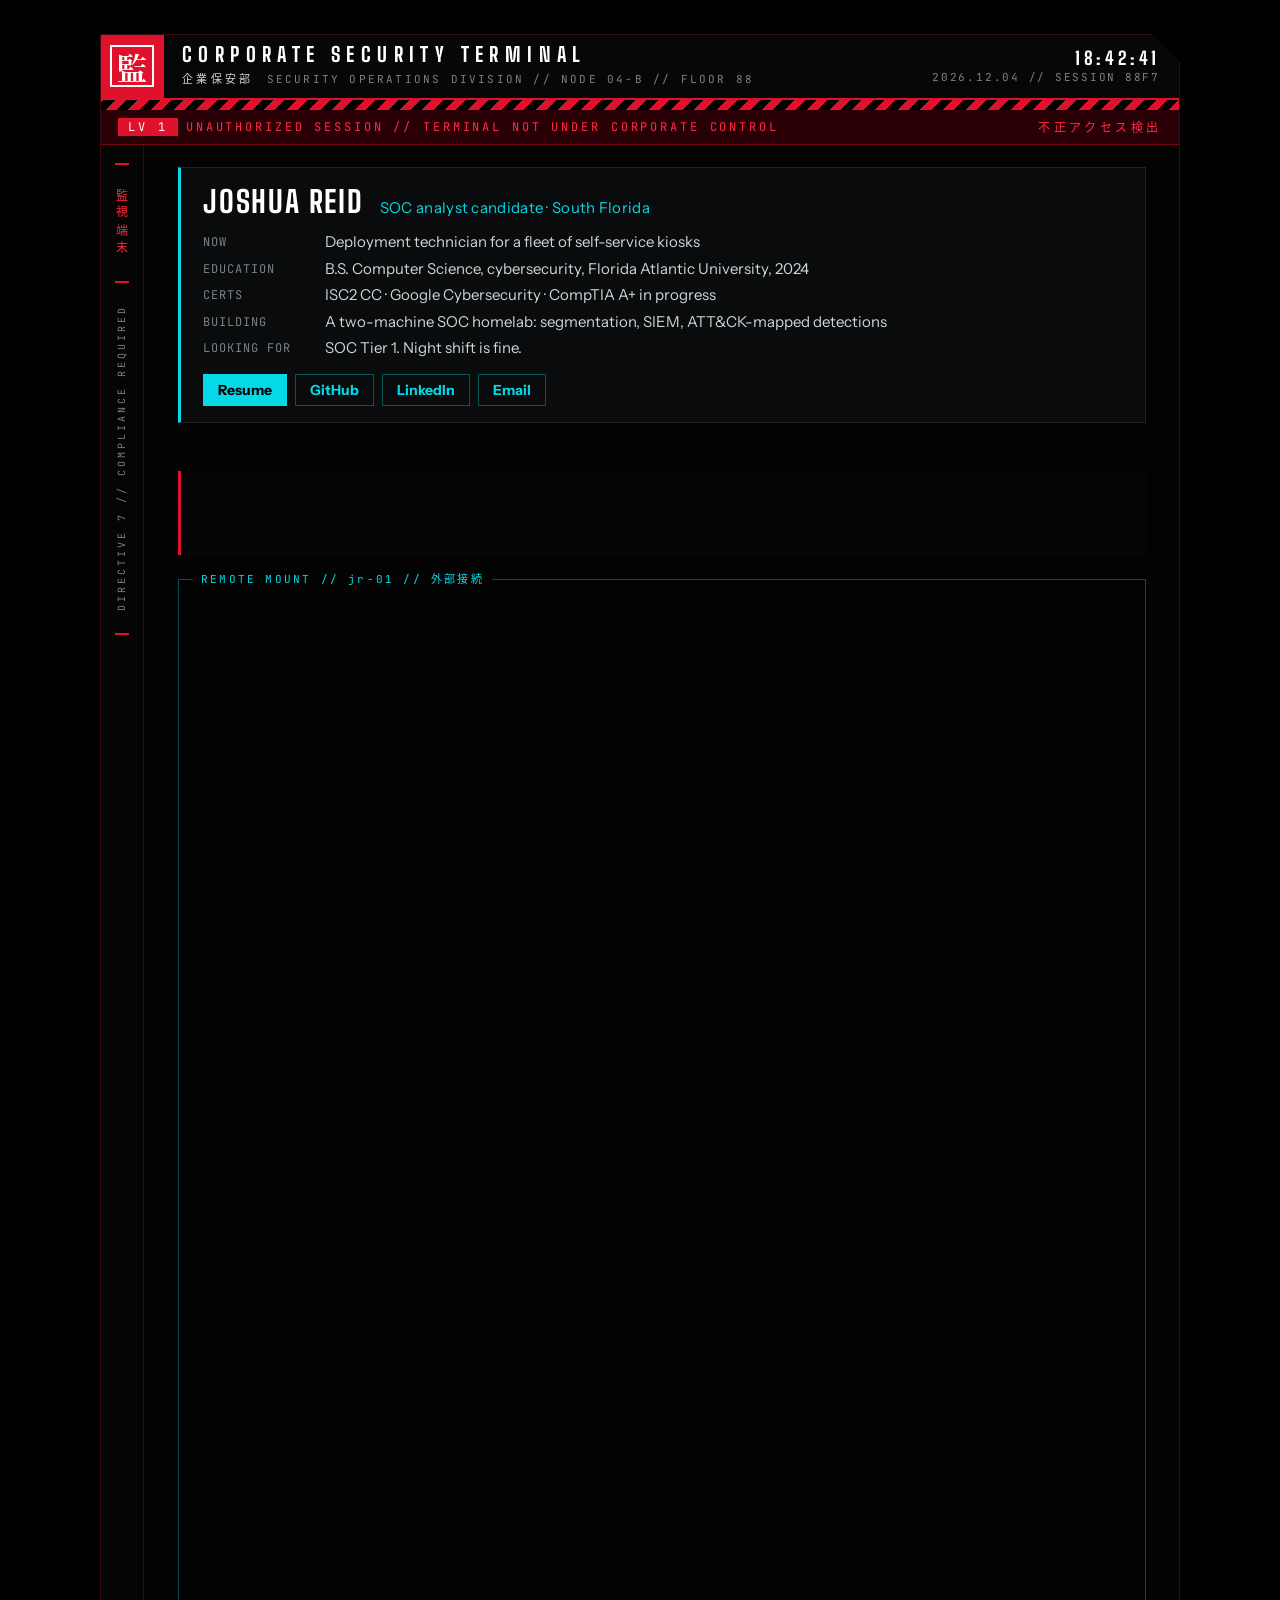
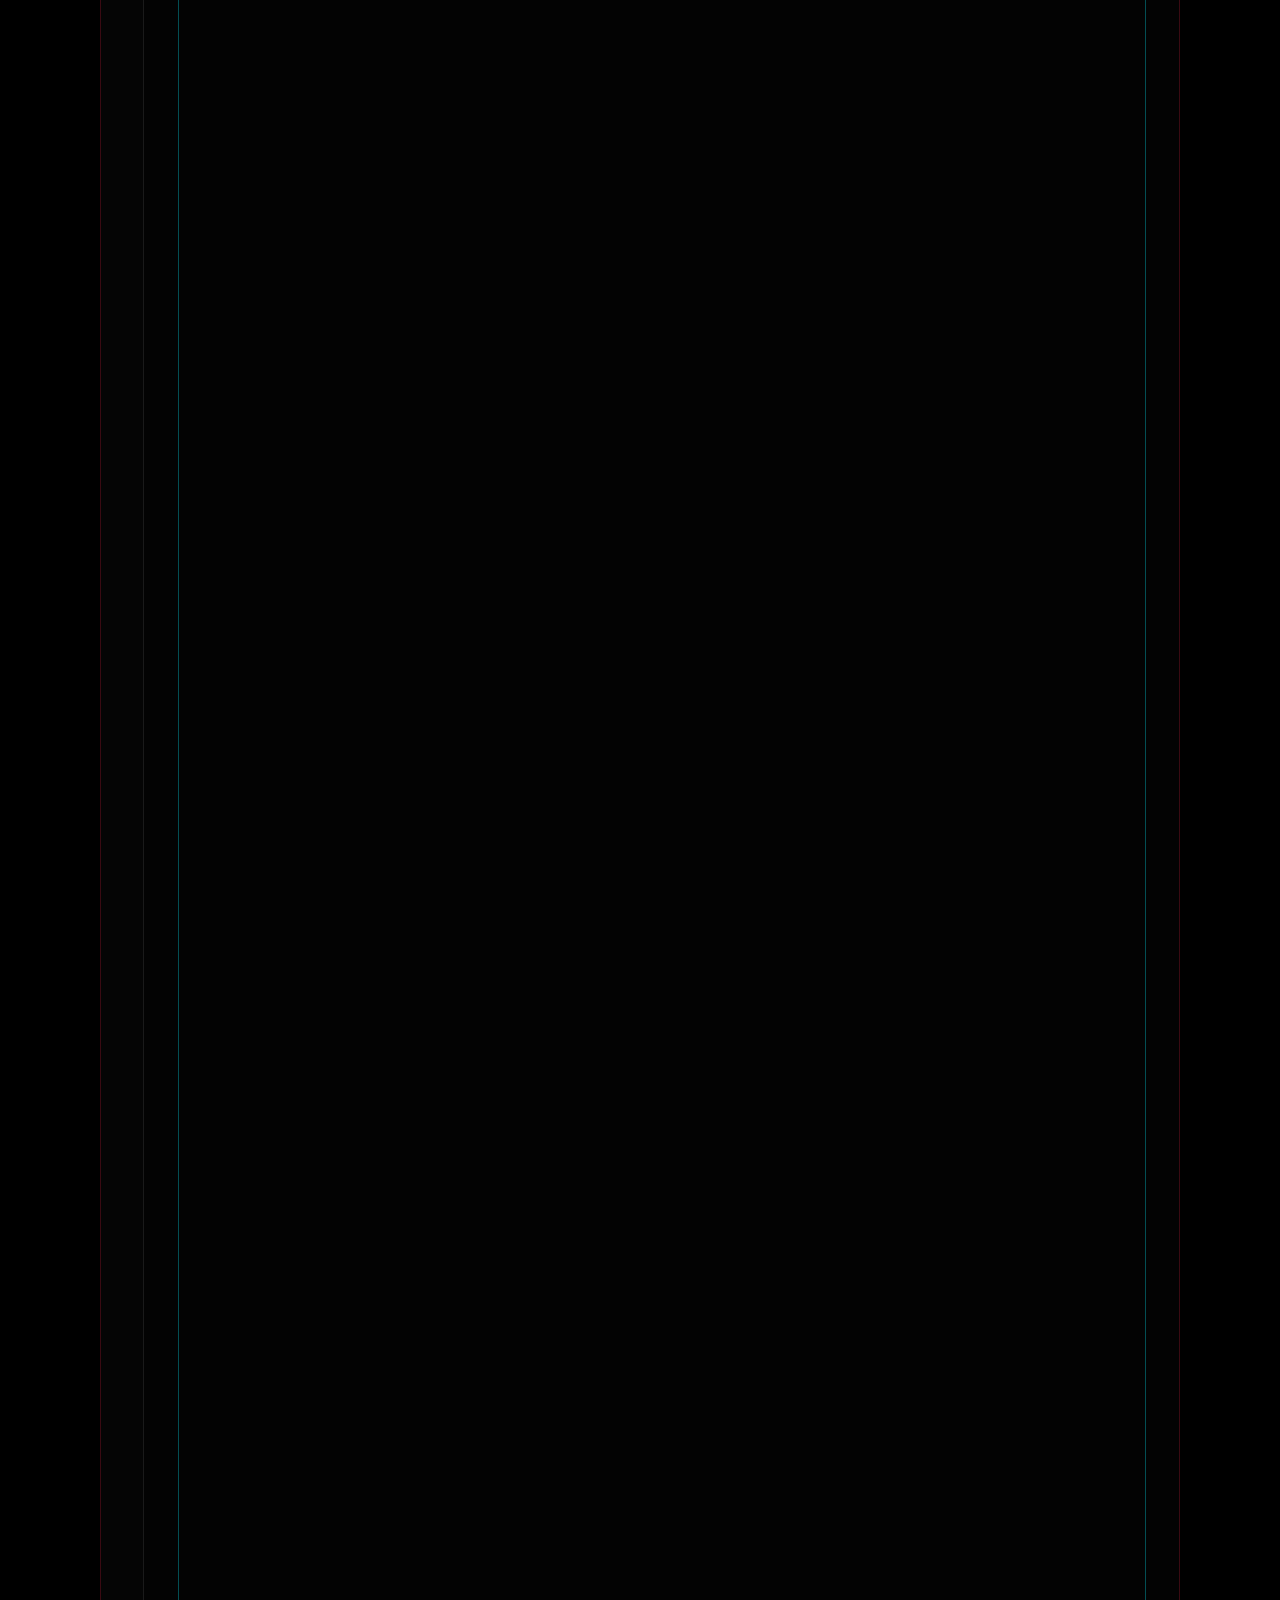
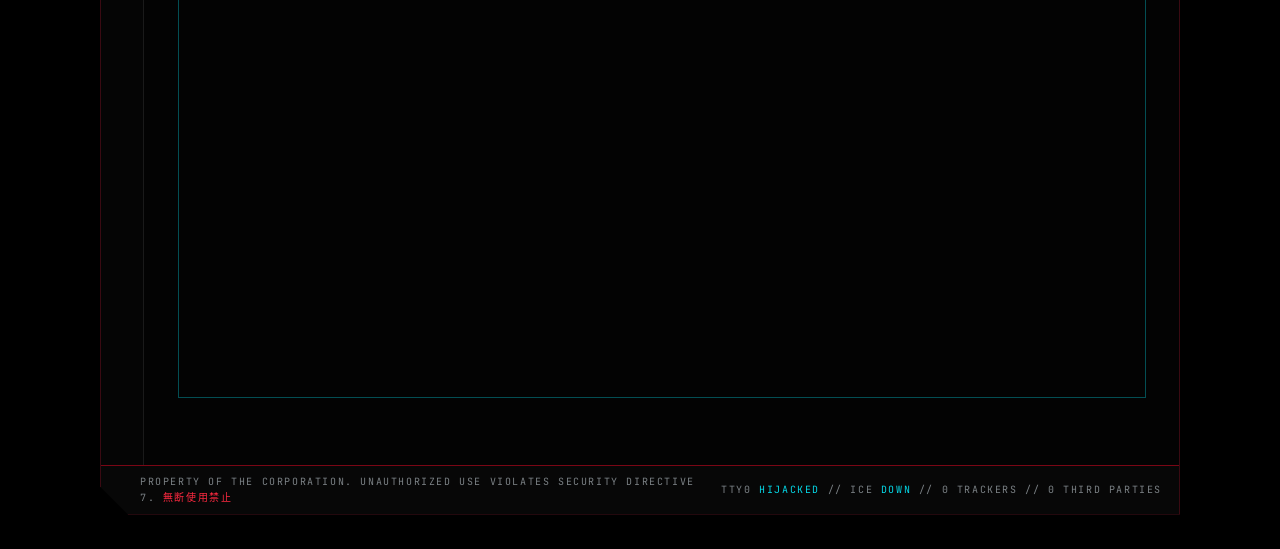
<file: index.html>
<!doctype html>
<html lang="en">
<head>
<meta charset="utf-8">
<!-- CSP first in <head>: it only governs what's parsed after it. GitHub Pages
     can't send response headers, so this meta tag is the whole policy. -->
<meta http-equiv="Content-Security-Policy" content="default-src 'none'; script-src 'self'; style-src 'self'; img-src 'self'; font-src 'self'; base-uri 'none'; form-action 'none'">
<meta name="referrer" content="no-referrer">
<meta name="viewport" content="width=device-width, initial-scale=1">
<title>Joshua Reid :: jr-01</title>
<meta name="description" content="Joshua Reid: SOC analyst candidate in South Florida. Homelab builds, detection write-ups, and certifications.">
<link rel="canonical" href="https://jreid-sec.github.io/">
<meta property="og:title" content="Joshua Reid :: jr-01">
<meta property="og:description" content="A corporate security terminal, currently showing one portfolio.">
<meta property="og:url" content="https://jreid-sec.github.io/">
<meta property="og:type" content="website">
<link rel="icon" href="/assets/favicon.svg" type="image/svg+xml">
<link rel="stylesheet" href="/assets/fonts/fonts.css">
<link rel="stylesheet" href="/assets/site.css">
<script src="/assets/term.js"></script>
</head>
<body>
<a class="skip" href="#main">Skip to content</a>

<div class="term">
<header class="tb">
  <div class="seal" aria-hidden="true"><span lang="ja">監</span></div>
  <div class="tt">
    <div class="l1">Corp<span class="long">orate</span> Security Terminal</div>
    <div class="l2"><span class="ja" lang="ja" aria-hidden="true">企業保安部</span><span class="wide">SECURITY OPERATIONS DIVISION // </span>NODE 04-B // FLOOR 88</div>
  </div>
  <div class="clock" aria-hidden="true"><span class="now" data-clock>07:41:06</span><span><span class="date" data-date>2026.10.09 // </span>SESSION <span data-session>7F3A</span></span></div>
</header>
<div class="chev" aria-hidden="true"></div>
<div class="alert" role="status"><span><span class="pill">LV 1</span>UNAUTHORIZED SESSION<span class="wide"> // TERMINAL NOT UNDER CORPORATE CONTROL</span></span><span class="ja" lang="ja" aria-hidden="true">不正アクセス検出</span></div>

<div class="frame">
<div class="rail" aria-hidden="true"><div class="tick"></div><div class="v" lang="ja">監視端末</div><div class="tick"></div><div class="v2">DIRECTIVE 7 // COMPLIANCE REQUIRED</div><div class="tick"></div></div>

<main class="screen" id="main">
<section class="card" aria-labelledby="card-name">
  <div class="card-id">
    <p class="card-name" id="card-name">Joshua Reid</p>
    <p class="card-role">SOC analyst candidate &middot; South Florida</p>
  </div>
  <ul class="card-facts">
    <li><span class="k">Now</span>Deployment technician for a fleet of self-service kiosks</li>
    <li><span class="k">Education</span>B.S. Computer Science, cybersecurity, Florida Atlantic University, 2024</li>
    <li><span class="k">Certs</span>ISC2 CC &middot; Google Cybersecurity &middot; CompTIA A+ in progress</li>
    <li><span class="k">Building</span>A two-machine SOC homelab: segmentation, SIEM, ATT&amp;CK-mapped detections</li>
    <li><span class="k">Looking for</span>SOC Tier 1. Night shift is fine.</li>
  </ul>
  <p class="card-links">
    <a href="/assets/resume.pdf">Resume</a>
    <a href="https://github.com/jreid-sec">GitHub</a>
    <a href="https://www.linkedin.com/in/jreid-sec/">LinkedIn</a>
    <a href="mailto:jreid-sec@protonmail.com">Email</a>
  </p>
</section>

<div class="sec boot" aria-hidden="true">INTRUSION LOG <span class="ja" lang="ja">侵入記録</span></div>
<ol class="log" aria-label="Intrusion log">
  <li class="boot" data-dt="-2"><span class="tm">[07:41:04]</span><span><span class="sev">SEC-1</span><span class="src r">SYS</span><span class="mod">ice.black</span>countermeasure armed</span></li>
  <li class="boot" data-dt="-1"><span class="tm">[07:41:05]</span><span><span class="sev none"></span><span class="src t">RUN</span><span class="mod">ice.black</span>handshake spoofed, countermeasure <span class="r">silenced</span></span></li>
  <li class="boot" data-dt="0"><span class="tm">[07:41:06]</span><span><span class="sev none"></span><span class="src t">RUN</span><span class="b">relax. i'm not here for your data. i brought my own.</span></span></li>
</ol>

<div class="site">
<h1 class="visually-hidden">Joshua Reid</h1>
<div class="art">
<pre class="mast boot" aria-hidden="true"> ::::   ::::    :::::  ::  ::  ::  ::   ::::
  <span class="t">.</span>::<span class="t">.</span> ::<span class="t">..</span>::  ::<span class="t">.....</span> ::<span class="t">.</span> ::<span class="t">.</span> ::<span class="t">.</span> ::<span class="t">.</span> ::<span class="t">..</span>::
   ::<span class="t">.</span> ::<span class="t">.</span> ::<span class="t">.</span>  ::::   ::::::<span class="t">.</span> ::<span class="t">.</span> ::<span class="t">.</span> ::::::<span class="t">.</span>
:: ::<span class="t">.</span> ::<span class="t">.</span> ::<span class="t">.</span>   <span class="t">..</span>::  ::<span class="t">..</span>::<span class="t">.</span> ::<span class="t">.</span> ::<span class="t">.</span> ::<span class="t">..</span>::<span class="t">.</span>
 :::<span class="t">..</span>  ::::<span class="t">..</span> :::::<span class="t">..</span> ::<span class="t">.</span> ::<span class="t">.</span>  ::::<span class="t">..</span> ::<span class="t">.</span> ::<span class="t">.</span>
  <span class="t">...</span>    <span class="t">....</span>   <span class="t">.....</span>   <span class="t">..</span>  <span class="t">..</span>   <span class="t">....</span>   <span class="t">..</span>  <span class="t">..</span></pre>
<pre class="mast boot" aria-hidden="true">:::::   ::::::  ::::::  :::::
::<span class="t">..</span>::  ::<span class="t">.....</span>  <span class="t">.</span>::<span class="t">...</span> ::<span class="t">..</span>::
:::::<span class="t">..</span> :::::     ::<span class="t">.</span>   ::<span class="t">.</span> ::<span class="t">.</span>
::<span class="t">.</span>::<span class="t">.</span>  ::<span class="t">....</span>    ::<span class="t">.</span>   ::<span class="t">.</span> ::<span class="t">.</span>
::<span class="t">.</span> ::  ::::::  ::::::  :::::<span class="t">..</span>
 <span class="t">..</span>  <span class="t">..</span>  <span class="t">......</span>  <span class="t">......</span>  <span class="t">.....</span></pre>
<div class="dots boot" aria-hidden="true">. :.  .. .   .:.  . .    ..  :  .   . .:. ..    .  .  :.  .   ..  .  . :.  .</div>
<p class="status boot" aria-hidden="true"><span>OPERATOR <b>J. REID</b></span><span>LINK <b class="t">STABLE</b></span><span>GRID <b>SOUTH FLORIDA</b></span><span>TRACE <b class="r">NONE</b></span></p>
</div>

<div class="intro">
<blockquote class="boot"><p>"And when you gaze long into an abyss the abyss also gazes into you."</p><cite>Friedrich Nietzsche, Beyond Good and Evil</cite></blockquote>
<p class="boot">You're inside a corporate security terminal. I'm not supposed to be here
either. Everything worth reading is below: who I am, what I've built, what
broke. Nothing on this page phones home.</p>
<nav aria-label="Files" class="boot">
<ul class="menu">
  <li><a href="#dossier" data-open="dossier"><span class="k">[1]</span>dossier.txt<small>about</small></a></li>
  <li><a href="#case-files" data-open="case-files"><span class="k">[2]</span>case-files/<small>projects</small></a></li>
  <li><a href="#credentials" data-open="credentials"><span class="k">[3]</span>credentials.txt<small>certifications</small></a></li>
  <li><a href="#dispatches" data-open="dispatches"><span class="k">[4]</span>dispatches.txt<small>updates</small></a></li>
  <li><a href="#toolkit" data-open="toolkit"><span class="k">[5]</span>toolkit.txt<small>tools</small></a></li>
  <li><a href="#comms" data-open="comms"><span class="k">[6]</span>comms.txt<small>contact</small></a></li>
</ul>
</nav>
<p class="hint boot">Open a file, or keep scrolling. The prompt at the bottom takes <kbd>help</kbd>.</p>
</div>

<section class="file" id="dossier" data-file="dossier.txt" aria-labelledby="h-dossier">
<p class="cmd boot" aria-hidden="true"><span class="u">runner@jr-01</span><span class="p">:/public$</span> <span class="c">cat dossier.txt</span></p>
<h2 class="dv boot" id="h-dossier"><span>dossier</span><small class="plain">about</small></h2>
<div class="file-body">
<blockquote class="boot"><p>"To study the self is to forget the self."</p><cite>Dogen, Genjokoan</cite></blockquote>
<dl class="facts boot">
  <dt>role</dt><dd>Deployment technician. Stages, deploys, and troubleshoots self-service kiosks; MDM and Windows Autopilot enrollment.</dd>
  <dt>education</dt><dd>B.S. Computer Science, cybersecurity concentration, Florida Atlantic University, 2024</dd>
  <dt>certs</dt><dd>ISC2 Certified in Cybersecurity; Google Cybersecurity Professional Certificate; CompTIA A+ in progress</dd>
  <dt>seeking</dt><dd>SOC analyst, Tier 1. Nights are fine.</dd>
</dl>
<p class="boot">Days, I keep a fleet of self-order kiosks alive. When one goes dark in
the middle of a lunch rush, I'm the one on the floor with a laptop and a cable.
I once spent an afternoon chasing a dead driver stack. It was the cable. It
carried power, not data. Every cable in my bag has a label now.</p>
<p class="boot">Nights, I'm building a small corporation in a closet so I can break into
it. Then I read the logs until I know how I'd have caught myself.</p>
</div>
</section>

<section class="file" id="case-files" data-file="case-files/" aria-labelledby="h-case-files">
<p class="cmd boot" aria-hidden="true"><span class="u">runner@jr-01</span><span class="p">:/public$</span> <span class="c">ls -l case-files/</span></p>
<h2 class="dv boot" id="h-case-files"><span>case files</span><small class="plain">projects</small></h2>
<div class="file-body">
<blockquote class="boot"><p>"The street finds its own uses for things."</p><cite>William Gibson, Burning Chrome</cite></blockquote>
<article class="rel boot" data-id="jr#001">
  <div class="top"><span class="n">jr#001</span><!-- TODO: link to https://github.com/jreid-sec/homelab-soc once the repo is public -->
  <h3>homelab-soc</h3><span class="st">[in progress]</span></div>
  <p>Two machines, one fake company. An always-on OptiPlex runs the firewall,
  sensors, and SIEM. A laptop runs the attacks and a Windows domain across a
  WireGuard tunnel. Every detection ships with an ATT&amp;CK ID.</p>
</article>
<article class="rel boot" data-id="jr#002">
  <div class="top"><span class="n">jr#002</span><h3>splunk + sysmon</h3><span class="st">[in progress]</span></div>
  <p>The laptop half of jr#001.
  A Windows domain feeds Sysmon into Splunk. The SIEM learns what normal looks
  like. Then I lie to it.</p>
</article>
<article class="rel boot" data-id="jr#003">
  <div class="top"><span class="n">jr#003</span><h3><span class="x" role="img" aria-label="redacted">xxxxxxxxxxxx</span></h3><span class="st">[sealed]</span></div>
  <p>A small box that keeps watching the kiosks after the network goes quiet.
  The details stay dark until this case is cleared for release.</p>
</article>
</div>
</section>

<section class="file" id="credentials" data-file="credentials.txt" aria-labelledby="h-credentials">
<p class="cmd boot" aria-hidden="true"><span class="u">runner@jr-01</span><span class="p">:/public$</span> <span class="c">cat credentials.txt</span></p>
<h2 class="dv boot" id="h-credentials"><span>credentials</span><small class="plain">certifications</small></h2>
<div class="file-body">
<blockquote class="boot"><p>"Perceive those things which cannot be seen."</p><cite>Miyamoto Musashi, The Book of Five Rings</cite></blockquote>
<div class="ls boot" role="list">
  <span class="perm" aria-hidden="true">-r--r--r--</span><span class="date">2024-11</span><span class="held" role="listitem">ISC2 Certified in Cybersecurity</span>
  <span class="perm" aria-hidden="true">-r--r--r--</span><span class="date">2025-09</span><span class="held" role="listitem">Google Cybersecurity Professional Certificate</span>
  <span class="perm wip" aria-hidden="true">-rw-r--r--</span><span class="date wip">studying</span><span role="listitem">CompTIA A+</span>
  <span class="perm wip" aria-hidden="true">-rw-r--r--</span><span class="date wip">queued</span><span role="listitem">CompTIA Network+ / Security+</span>
</div>
<p class="legend boot">Read-only: earned. Writable: still being written.</p>
</div>
</section>

<section class="file" id="dispatches" data-file="dispatches.txt" aria-labelledby="h-dispatches">
<p class="cmd boot" aria-hidden="true"><span class="u">runner@jr-01</span><span class="p">:/public$</span> <span class="c">tail dispatches.txt</span></p>
<h2 class="dv boot" id="h-dispatches"><span>dispatches</span><small class="plain">updates</small></h2>
<div class="file-body">
<article class="pr boot">
  <p class="head">2026-10-09 // DISPATCH 001</p>
  <h3>Terminal 04-B is serving a portfolio now</h3>
  <p>The site went live on GitHub Pages: written by hand, one first-party script,
  no trackers. New case files and passed exams post here first, newest on top.</p>
</article>
</div>
</section>

<section class="file" id="toolkit" data-file="toolkit.txt" aria-labelledby="h-toolkit">
<p class="cmd boot" aria-hidden="true"><span class="u">runner@jr-01</span><span class="p">:/public$</span> <span class="c">cat toolkit.txt</span></p>
<h2 class="dv boot" id="h-toolkit"><span>toolkit</span><small class="plain">tools</small></h2>
<div class="file-body">
<dl class="kv boot">
  <dt>DECK</dt><dd>ThinkPad X1 Carbon. A Latitude joins once Ubuntu is on it.</dd>
  <dt>STACK</dt><dd>Proxmox VE, OPNsense, Wazuh, Splunk, Sysmon</dd>
  <dt>READING</dt><dd>Professor Messer's course notes, highlighted to death</dd>
  <dt>NEMESIS</dt><dd>Charge-only USB cables</dd>
</dl>
<p class="cmd boot" aria-hidden="true"><span class="u">runner@jr-01</span><span class="p">:/public$</span> <span class="c">fortune</span></p>
<blockquote class="boot"><p>"The net is vast and infinite."</p><cite>Motoko Kusanagi, Ghost in the Shell (1995)</cite></blockquote>
</div>
</section>

<section class="file" id="comms" data-file="comms.txt" aria-labelledby="h-comms">
<p class="cmd boot" aria-hidden="true"><span class="u">runner@jr-01</span><span class="p">:/public$</span> <span class="c">cat comms.txt</span></p>
<h2 class="dv boot" id="h-comms"><span>comms</span><small class="plain">contact</small></h2>
<div class="file-body">
<p class="boot">Comms are open. Email reaches me fastest, and a person reads every message.</p>
<dl class="kv boot">
  <dt>Web</dt><dd><a href="https://jreid-sec.github.io/">jreid-sec.github.io</a></dd>
  <dt>GitHub</dt><dd><a href="https://github.com/jreid-sec">github.com/jreid-sec</a></dd>
  <dt>LinkedIn</dt><dd><a href="https://www.linkedin.com/in/jreid-sec/">linkedin.com/in/jreid-sec</a></dd>
  <dt>Email</dt><dd><a href="mailto:jreid-sec@protonmail.com">jreid-sec@protonmail.com</a></dd>
  <dt>Disclosure</dt><dd><a href="/.well-known/security.txt">security.txt</a></dd>
</dl>
<p class="sig boot">Joshua Reid<br><span class="d">blue team // jr-01</span></p>
</div>
</section>

<div class="coda">
<p class="ban boot" aria-hidden="true">──[ <span class="t">jr-01</span> ]──[ link closes when you do ]──[ 0 trackers ]──</p>
<blockquote class="boot"><p>"All those moments will be lost in time, like tears in rain."</p><cite>Roy Batty, Blade Runner (1982)</cite></blockquote>
</div>
</div>

<div class="out" id="out" aria-live="polite"></div>
<div class="prompt boot">
  <label for="cli"><span class="u">runner@jr-01</span><span class="d">:/public$</span></label>
  <input id="cli" type="text" autocomplete="off" autocapitalize="off" autocorrect="off" spellcheck="false" enterkeyhint="send" aria-describedby="cli-help">
  <span id="cli-help" class="visually-hidden">Terminal prompt. Type help and press Enter for a list of commands.</span>
</div>
<p class="noscript-note">JavaScript is off, so the prompt and file windows are too. Everything above is the whole site.</p>
</main>
</div>

<footer class="foot">
  <span>PROPERTY OF THE CORPORATION. UNAUTHORIZED USE VIOLATES SECURITY DIRECTIVE 7. <span class="ja" lang="ja">無断使用禁止</span></span>
  <span>TTY0 <b>HIJACKED</b> // ICE <b>DOWN</b> // 0 TRACKERS // 0 THIRD PARTIES</span>
</footer>
</div>

<!-- One native dialog serves every file window. showModal() gives Escape to
     close, a trapped focus loop, and an inert page behind it for free. -->
<dialog class="win" id="viewer" aria-labelledby="viewer-title">
  <div class="win-bar">
    <span class="win-seal" aria-hidden="true" lang="ja">監</span>
    <span class="win-title" id="viewer-title">jr-01:/public/</span>
    <span class="win-tag" aria-hidden="true">REMOTE</span>
    <button class="win-x" type="button" aria-label="Close">&times;</button>
  </div>
  <div class="win-body" tabindex="0"></div>
</dialog>
</body>
</html>
</file>
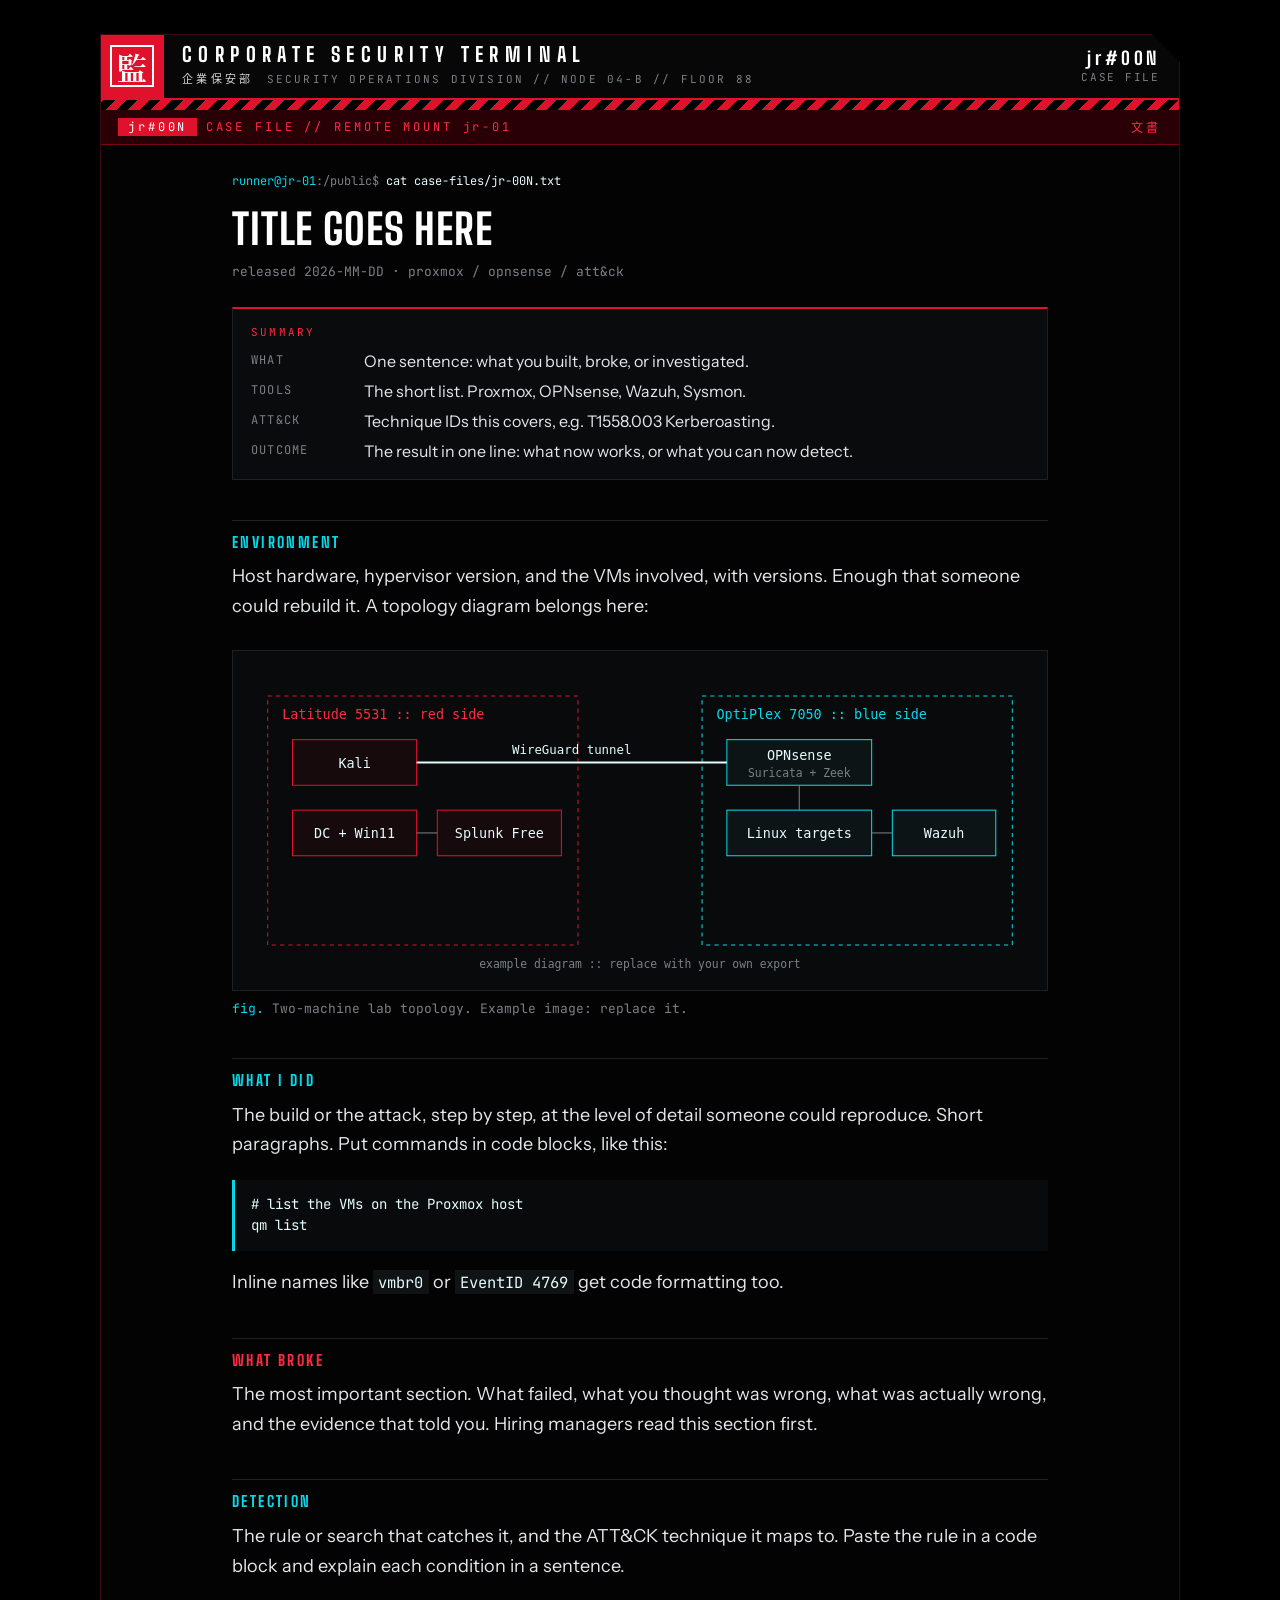
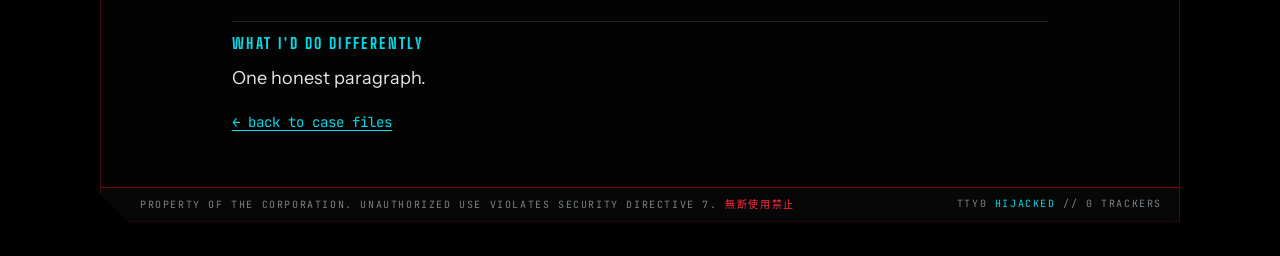
<file: case-files/jr-000-template.html>
<!doctype html>
<html lang="en">
<head>
<meta charset="utf-8">
<meta name="viewport" content="width=device-width, initial-scale=1">
<meta http-equiv="Content-Security-Policy" content="default-src 'none'; style-src 'self'; img-src 'self'; font-src 'self'; base-uri 'none'; form-action 'none'">
<meta name="referrer" content="no-referrer">
<link rel="icon" href="/assets/favicon.svg" type="image/svg+xml">
<link rel="stylesheet" href="/assets/fonts/fonts.css">
<link rel="stylesheet" href="/assets/site.css">
<!-- COPY THIS FILE to jr-00N-short-name.html for each new write-up.
     Don't link to this template from the index. Static: no script, no boot. -->
<title>jr#00N :: TITLE :: Joshua Reid</title>
<meta name="description" content="ONE-SENTENCE SUMMARY">
</head>
<body class="reader">
<a class="skip" href="#main">Skip to content</a>
<div class="term">
<header class="tb">
  <div class="seal" aria-hidden="true"><span>監</span></div>
  <div class="tt"><div class="l1">Corp<span class="long">orate</span> Security Terminal</div>
  <div class="l2"><span class="ja" lang="ja">企業保安部</span><span class="wide">SECURITY OPERATIONS DIVISION // </span>NODE 04-B // FLOOR 88</div></div>
  <div class="clock" aria-hidden="true"><span class="now">jr#00N</span><span>CASE FILE</span></div>
</header>
<div class="chev" aria-hidden="true"></div>
<div class="alert"><span><span class="pill">jr#00N</span>CASE FILE<span class="wide"> // REMOTE MOUNT jr-01</span></span><span class="ja" lang="ja" aria-hidden="true">文書</span></div>

<main class="screen" id="main">
<article class="read">
<p class="cmd" aria-hidden="true"><span class="u">runner@jr-01</span><span class="p">:/public$</span> <span class="c">cat case-files/jr-00N.txt</span></p>

<h1>Title goes here</h1>
<p class="meta">released 2026-MM-DD &middot; proxmox / opnsense / att&amp;ck</p>
<!-- once the repo is public, add to the line above:  &middot; <a href="https://github.com/jreid-sec/homelab-soc">repo</a> -->

<section class="tldr" aria-label="Summary">
  <p class="lbl">SUMMARY</p>
  <dl>
    <dt>What</dt><dd>One sentence: what you built, broke, or investigated.</dd>
    <dt>Tools</dt><dd>The short list. Proxmox, OPNsense, Wazuh, Sysmon.</dd>
    <dt>ATT&amp;CK</dt><dd>Technique IDs this covers, e.g. T1558.003 Kerberoasting.</dd>
    <dt>Outcome</dt><dd>The result in one line: what now works, or what you can now detect.</dd>
  </dl>
</section>

<h2>Environment</h2>
<p>Host hardware, hypervisor version, and the VMs involved, with versions.
Enough that someone could rebuild it. A topology diagram belongs here:</p>
<!-- Diagrams: export your Mermaid source to SVG, save it under
     /assets/diagrams/, and point src at it. Write alt text that says what the
     diagram shows. Add "wide" to the figure's class for diagrams wider than
     they are tall, so phones scroll them instead of shrinking them. -->
<figure class="figure wide">
  <div class="scroll"><img class="diagram" src="/assets/diagrams/topology-example.svg" alt="Lab topology: Kali on the Latitude reaches the OptiPlex lab through a WireGuard tunnel into OPNsense, which watches traffic with Suricata and Zeek; Linux targets report to Wazuh, and the Windows domain reports to Splunk."></div>
  <figcaption>Two-machine lab topology. Example image: replace it.</figcaption>
</figure>

<h2>What I did</h2>
<p>The build or the attack, step by step, at the level of detail someone could
reproduce. Short paragraphs. Put commands in code blocks, like this:</p>
<pre><code># list the VMs on the Proxmox host
qm list</code></pre>
<p>Inline names like <code>vmbr0</code> or <code>EventID 4769</code> get code
formatting too.</p>

<h2 class="broke">What broke</h2>
<p>The most important section. What failed, what you thought was wrong, what
was actually wrong, and the evidence that told you. Hiring managers read this
section first.</p>

<h2>Detection</h2>
<p>The rule or search that catches it, and the ATT&amp;CK technique it maps to.
Paste the rule in a code block and explain each condition in a sentence.</p>

<h2>What I'd do differently</h2>
<p>One honest paragraph.</p>

<p class="back"><a href="/#case-files">&larr; back to case files</a></p>
</article>
</main>

<footer class="foot">
  <span>PROPERTY OF THE CORPORATION. UNAUTHORIZED USE VIOLATES SECURITY DIRECTIVE 7. <span class="ja" lang="ja">無断使用禁止</span></span>
  <span>TTY0 <b>HIJACKED</b> // 0 TRACKERS</span>
</footer>
</div>
</body>
</html>
</file>
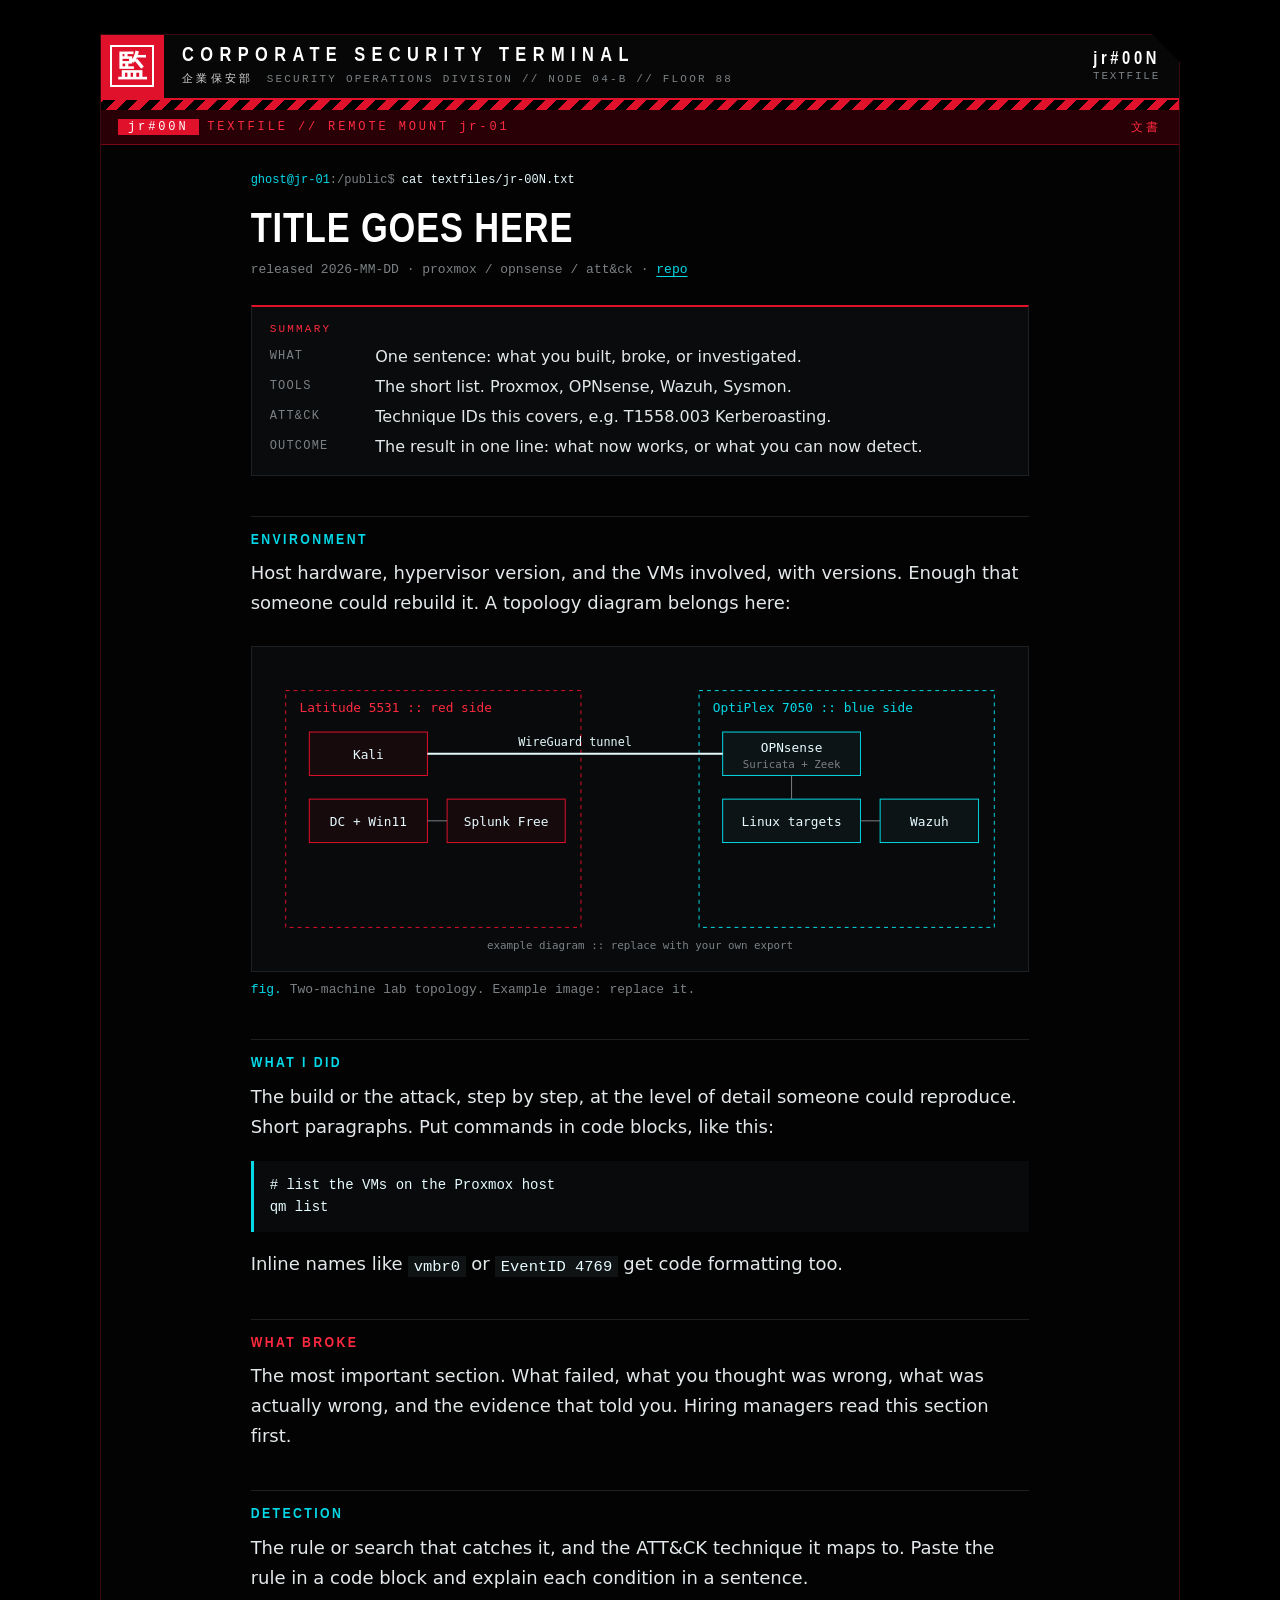
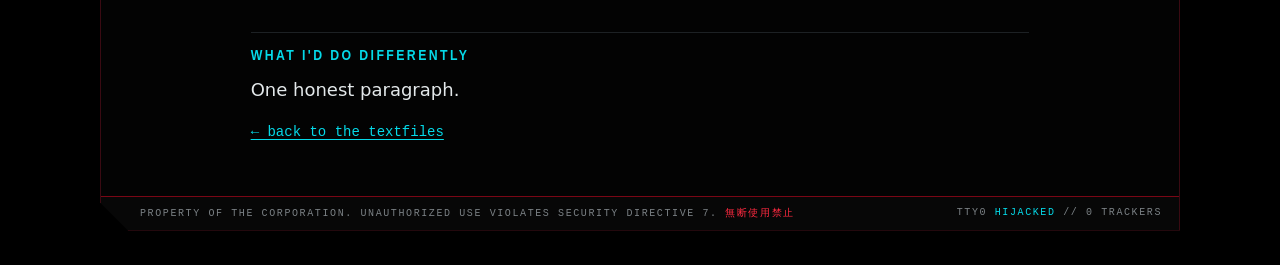
<file: textfiles/jr-000-template.html>
<!doctype html>
<html lang="en">
<head>
<meta charset="utf-8">
<meta name="viewport" content="width=device-width, initial-scale=1">
<meta http-equiv="Content-Security-Policy" content="default-src 'none'; style-src 'self'; img-src 'self'; base-uri 'none'; form-action 'none'">
<meta name="referrer" content="no-referrer">
<link rel="icon" href="/assets/favicon.svg" type="image/svg+xml">
<link rel="stylesheet" href="/assets/site.css">
<!-- COPY THIS FILE to jr-00N-short-name.html for each new write-up.
     Don't link to this template from the index. Static: no script, no boot. -->
<title>jr#00N :: TITLE :: Joshua Reid</title>
<meta name="description" content="ONE-SENTENCE SUMMARY">
</head>
<body class="reader">
<a class="skip" href="#main">Skip to content</a>
<div class="term">
<header class="tb">
  <div class="seal" aria-hidden="true"><span>監</span></div>
  <div class="tt"><div class="l1">Corp<span class="long">orate</span> Security Terminal</div>
  <div class="l2"><span class="ja" lang="ja">企業保安部</span><span class="wide">SECURITY OPERATIONS DIVISION // </span>NODE 04-B // FLOOR 88</div></div>
  <div class="clock" aria-hidden="true"><span class="now">jr#00N</span><span>TEXTFILE</span></div>
</header>
<div class="chev" aria-hidden="true"></div>
<div class="alert"><span><span class="pill">jr#00N</span>TEXTFILE<span class="wide"> // REMOTE MOUNT jr-01</span></span><span class="ja" lang="ja">文書</span></div>

<main class="screen" id="main">
<article class="read">
<p class="cmd" aria-hidden="true"><span class="u">ghost@jr-01</span><span class="p">:/public$</span> <span class="c">cat textfiles/jr-00N.txt</span></p>

<h1>Title goes here</h1>
<p class="meta">released 2026-MM-DD &middot; proxmox / opnsense / att&amp;ck &middot; <a href="https://github.com/jreid-sec/homelab-soc">repo</a></p>

<section class="tldr" aria-label="Summary">
  <p class="lbl">SUMMARY</p>
  <dl>
    <dt>What</dt><dd>One sentence: what you built, broke, or investigated.</dd>
    <dt>Tools</dt><dd>The short list. Proxmox, OPNsense, Wazuh, Sysmon.</dd>
    <dt>ATT&amp;CK</dt><dd>Technique IDs this covers, e.g. T1558.003 Kerberoasting.</dd>
    <dt>Outcome</dt><dd>The result in one line: what now works, or what you can now detect.</dd>
  </dl>
</section>

<h2>Environment</h2>
<p>Host hardware, hypervisor version, and the VMs involved, with versions.
Enough that someone could rebuild it. A topology diagram belongs here:</p>
<!-- Diagrams: export your Mermaid source to SVG, save it under
     /assets/diagrams/, and point src at it. Write alt text that says what the
     diagram shows. Add "wide" to the figure's class for diagrams wider than
     they are tall, so phones scroll them instead of shrinking them. -->
<figure class="figure wide">
  <div class="scroll"><img class="diagram" src="/assets/diagrams/topology-example.svg" alt="Lab topology: Kali on the Latitude reaches the OptiPlex lab through a WireGuard tunnel into OPNsense, which watches traffic with Suricata and Zeek; Linux targets report to Wazuh, and the Windows domain reports to Splunk."></div>
  <figcaption>Two-machine lab topology. Example image: replace it.</figcaption>
</figure>

<h2>What I did</h2>
<p>The build or the attack, step by step, at the level of detail someone could
reproduce. Short paragraphs. Put commands in code blocks, like this:</p>
<pre><code># list the VMs on the Proxmox host
qm list</code></pre>
<p>Inline names like <code>vmbr0</code> or <code>EventID 4769</code> get code
formatting too.</p>

<h2 class="broke">What broke</h2>
<p>The most important section. What failed, what you thought was wrong, what
was actually wrong, and the evidence that told you. Hiring managers read this
section first.</p>

<h2>Detection</h2>
<p>The rule or search that catches it, and the ATT&amp;CK technique it maps to.
Paste the rule in a code block and explain each condition in a sentence.</p>

<h2>What I'd do differently</h2>
<p>One honest paragraph.</p>

<p class="back"><a href="/#textfiles">&larr; back to the textfiles</a></p>
</article>
</main>

<footer class="foot">
  <span>PROPERTY OF THE CORPORATION. UNAUTHORIZED USE VIOLATES SECURITY DIRECTIVE 7. <span class="ja" lang="ja">無断使用禁止</span></span>
  <span>TTY0 <b>HIJACKED</b> // 0 TRACKERS</span>
</footer>
</div>
</body>
</html>
</file>
<file: assets/fonts/fonts.css>
/* Self-hosted, subsetted OFL fonts. No third-party requests: the CSP allows
   font-src 'self' only. Licences sit next to the files (*-OFL.txt).
   Subsets cover Latin + punctuation + box drawing, and only the Japanese
   characters the site actually uses. Re-run the subset step in the README
   after adding new kanji. */
@font-face { font-family: "JR Mono"; src: url("jr-mono-400.woff") format("woff");
             font-weight: 400; font-style: normal; font-display: swap; }
@font-face { font-family: "JR Mono"; src: url("jr-mono-700.woff") format("woff");
             font-weight: 700; font-style: normal; font-display: swap; }
@font-face { font-family: "JR Sans"; src: url("jr-sans-400.woff") format("woff");
             font-weight: 400; font-style: normal; font-display: swap; }
@font-face { font-family: "JR Sans"; src: url("jr-sans-400i.woff") format("woff");
             font-weight: 400; font-style: italic; font-display: swap; }
@font-face { font-family: "JR Sans"; src: url("jr-sans-700.woff") format("woff");
             font-weight: 600 700; font-style: normal; font-display: swap; }
@font-face { font-family: "JR Display"; src: url("jr-display-700.woff") format("woff");
             font-weight: 700; font-style: normal; font-display: swap; }
@font-face { font-family: "JR JP"; src: url("jr-jp-400.woff") format("woff");
             font-weight: 400 700; font-style: normal; font-display: swap; }
@font-face { font-family: "JR JP Serif"; src: url("jr-jp-serif-700.woff") format("woff");
             font-weight: 700; font-style: normal; font-display: swap; }
</file>
<file: assets/site.css>
/* ==========================================================================
   site.css :: V1 "black glass" console
   A corporate security terminal that a runner has taken over to show one
   portfolio. Red belongs to the corporation. Teal belongs to the runner.
   No web fonts, no third-party anything.
   ========================================================================== */

:root {
  --void:  #000;
  --glass: #030303;     /* terminal background                              */
  --panel: #070707;     /* title bar, footer, log well                      */
  --text:  #cfd6d8;     /* body copy (~13:1)                                */
  --ice:   #e6fbff;     /* emphasis, masthead                               */
  --grey:  #7b8185;     /* metadata, rules (~5:1 on black)                  */
  --red:   #e0112b;     /* corporate fills (white text on it passes AA)     */
  --redtx: #ff2a40;     /* corporate red for text on black (~5.8:1)         */
  --deep:  #7a0615;     /* corporate hairlines                              */
  --blood: #2a0007;     /* alert bar                                        */
  --teal:  #05d9e8;     /* the runner: links, prompt, remote content        */
  --tealx: rgba(5, 217, 232, .35);

  /* Self-hosted OFL faces first (assets/fonts/fonts.css), system stacks behind
     them so text renders instantly and degrades cleanly. */
  --mono: "JR Mono", "JR JP", ui-monospace, "Cascadia Mono", "SF Mono", Menlo, Consolas,
          "Liberation Mono", "DejaVu Sans Mono", monospace;
  --cond: "JR Display", "JR JP", "Arial Narrow", "Roboto Condensed", "Helvetica Neue",
          "Liberation Sans Narrow", Arial, sans-serif;
  --sans: "JR Sans", "JR JP", system-ui, -apple-system, "Segoe UI", Roboto, "Helvetica Neue",
          "Noto Sans", "Liberation Sans", Arial, sans-serif;
  --jp:   "JR JP", "Hiragino Kaku Gothic ProN", "Yu Gothic", "Meiryo", "Noto Sans CJK JP",
          "Noto Sans JP", sans-serif;
  --jps:  "JR JP Serif", "Hiragino Mincho ProN", "Yu Mincho", "Noto Serif CJK JP", serif;
  color-scheme: dark;
}

*, *::before, *::after { box-sizing: border-box; }
html { background: var(--void); -webkit-text-size-adjust: 100%; text-size-adjust: 100%; }
body {
  margin: 0;
  background: var(--void);
  color: var(--text);
  font: 15px/1.5 var(--mono);
  font-variant-ligatures: none;
}

.visually-hidden {
  position: absolute; width: 1px; height: 1px; overflow: hidden;
  clip: rect(0 0 0 0); clip-path: inset(50%); white-space: nowrap;
}
.skip { position: absolute; left: -9999px; top: 0; z-index: 99;
        background: var(--teal); color: #000; padding: .5em 1ch; }
.skip:focus { left: 1rem; top: 1rem; }

/* color roles */
.b { color: var(--ice); }
.d { color: var(--grey); }
.t { color: var(--teal); }
.r { color: var(--redtx); }
.ja { font-family: var(--jp); }

a { color: var(--teal); text-decoration: underline; text-decoration-thickness: 1px; text-underline-offset: .2em; }
a:hover { color: var(--ice); }
:focus-visible { outline: 2px solid var(--teal); outline-offset: 2px; }

pre { font: inherit; margin: 0; white-space: pre; }

/* ---- the terminal window ---------------------------------------------- */
.term {
  position: relative;
  max-width: 1080px;
  margin: 34px auto;
  background: var(--glass);
  clip-path: polygon(0 0, calc(100% - 28px) 0, 100% 28px, 100% 100%, 28px 100%, 0 calc(100% - 28px));
}
.term::after {      /* hairline frame that follows the cut corners */
  content: ""; position: absolute; inset: 0; pointer-events: none;
  border: 1px solid #3a0a12; clip-path: inherit;
}

/* title bar */
.tb { display: grid; grid-template-columns: 64px 1fr auto; background: var(--panel);
      border-bottom: 2px solid var(--red); color: #fff; }
.seal { display: flex; align-items: center; justify-content: center;
        background: var(--red); font: 700 30px/1 var(--jps); }
.seal span { border: 2px solid #fff; padding: 4px 5px; line-height: 1; }
.tt { padding: 10px 18px; min-width: 0; }
.tt .l1 { font: 700 20px/1 var(--cond); letter-spacing: .32em; text-transform: uppercase; }
.tt .l2 { font-size: 11px; letter-spacing: .2em; margin-top: 6px; color: var(--grey); }
.tt .l2 .ja { color: #d6d6d6; letter-spacing: .3em; margin-right: 1.2em; }
.clock { display: flex; flex-direction: column; justify-content: center; align-items: flex-end;
         padding: 0 20px; font-size: 11px; letter-spacing: .16em; color: var(--grey); }
.clock .now { font: 700 18px var(--cond); letter-spacing: .2em; color: #fff; }

.chev { height: 10px; background: repeating-linear-gradient(-45deg, var(--red) 0 8px, #000 8px 16px); }
.alert { display: flex; justify-content: space-between; align-items: center; gap: 1rem;
         background: var(--blood); border-bottom: 1px solid var(--deep);
         padding: 8px 18px; color: var(--redtx); font-size: 12px; letter-spacing: .24em; }
.alert .pill { background: var(--red); color: #fff; padding: 1px 10px; margin-right: 1.2ch; }
.alert .ja { letter-spacing: .3em; white-space: nowrap; }

.frame { display: grid; grid-template-columns: 44px 1fr; }
.rail { border-right: 1px solid #1a1a1a; background: #050505; display: flex;
        flex-direction: column; align-items: center; padding: 18px 0; gap: 22px; }
.rail .v  { writing-mode: vertical-rl; font: 12px var(--jp); letter-spacing: .5em; color: var(--redtx); }
.rail .v2 { writing-mode: vertical-rl; transform: rotate(180deg); font-size: 10px;
            letter-spacing: .3em; color: var(--grey); }
.rail .tick { width: 14px; height: 2px; background: var(--red); }

.screen { position: relative; padding: 22px 34px 26px; min-width: 0; }
/* scanlines live on the chrome and the art only, never on text people read */
.log, .art { position: relative; }
.log::after, .art::after { content: ""; position: absolute; inset: 0; pointer-events: none;
  background: repeating-linear-gradient(0deg, rgba(0,0,0,.28) 0 1px, transparent 1px 3px); }

.sec { display: flex; align-items: center; gap: 12px; font-size: 11px; letter-spacing: .22em;
       color: var(--redtx); margin: 0 0 10px; }
.sec::after { content: ""; flex: 1; height: 1px; background: linear-gradient(90deg, var(--deep), transparent); }
.sec .ja { color: var(--grey); letter-spacing: .3em; }

/* intrusion log */
.log { list-style: none; margin: 0 0 24px; padding: 12px 14px; background: #060606;
       border-left: 3px solid var(--red); font-size: 13px; line-height: 1.55; }
.log li { display: grid; grid-template-columns: 11ch 1fr; }
.log .tm { color: var(--grey); }
.sev { display: inline-block; width: 6ch; text-align: center; margin-right: 1ch;
       background: var(--red); color: #fff; }
.sev.none { background: transparent; }
.src { display: inline-block; width: 4ch; }
.mod { display: inline-block; width: 15ch; color: var(--text); }
.i { color: var(--ice); font-style: italic; }

/* the runner's remote mount */
.site { position: relative; margin-top: 6px; padding: 22px 24px 24px; border: 1px solid var(--tealx); }
.site::before { content: "REMOTE MOUNT // jr-01 // \5916\90E8\63A5\7D9A"; /* 外部接続 */
                position: absolute; top: -9px; left: 14px; background: var(--glass);
                padding: 0 8px; color: var(--teal); font-size: 11px; letter-spacing: .2em; }

.mast { color: var(--ice); line-height: 1.02; font-size: 21px;
        text-shadow: 0 0 8px rgba(230, 251, 255, .22); }
.mast + .mast { margin-top: 1.05em; }
.dots { color: var(--grey); white-space: pre; overflow: hidden; line-height: 1; margin: 14px 0 0; }


.out-body, .file, .intro, .coda { max-width: 72ch; margin-left: 4ch; }
p { margin: 0 0 1em; }

/* quotes are decoration: quieter than the content around them */
blockquote { margin: 14px 0 18px; padding: 0 0 0 12px; border-left: 1px solid #2a2e30;
             font-size: 13px; line-height: 1.5; }
blockquote p { margin: 0; color: var(--grey); font-style: italic; }
blockquote cite { display: block; color: #5d6266; font-style: normal; margin-top: 1px; }
blockquote cite::before { content: "-- "; }

.menu { list-style: none; margin: 18px 0 0; padding: 0; display: grid;
        grid-template-columns: repeat(3, 1fr); gap: 8px 12px; }
.menu a { display: block; padding: 8px 10px; border: 1px solid var(--tealx); text-decoration: none; }
.menu a:hover, .menu a:focus-visible { background: rgba(5, 217, 232, .08); color: var(--ice); }
.menu .k { color: var(--grey); margin-right: 1ch; }
.hint { color: var(--grey); margin-top: 14px; font-size: 13px; }
.hint kbd { font: inherit; color: var(--teal); }

/* each "file" printed to the scrollback */
.file { margin-top: 40px; }
.cmd { color: var(--teal); margin: 0 0 6px; }
.cmd .u { color: var(--teal); }
.cmd .p { color: var(--grey); }
.cmd .c { color: var(--ice); }

h1, h2, h3 { font-size: 1em; margin: 0; }
.dv { display: flex; align-items: flex-end; gap: 0; margin: 0 0 12px -4ch; max-width: calc(72ch + 4ch);
      color: var(--ice); font-weight: 700; white-space: nowrap; }
.dv::before, .dv::after { content: ""; flex: 1; border-bottom: 1px solid var(--grey); margin-bottom: .35em; opacity: .7; }
.dv span::before { content: "/ "; color: var(--grey); font-weight: 400; }
.dv span::after  { content: " \\"; color: var(--grey); font-weight: 400; }
.dv.alt { color: var(--redtx); }

.rel { margin: 0 0 18px; }
.rel .top { display: flex; gap: 2ch; align-items: baseline; }
.rel .n { color: var(--grey); }
.rel h3 { color: var(--ice); }
.rel h3 a { color: inherit; }
.rel .st { color: var(--redtx); font-weight: 400; }
.rel p { margin: 2px 0 0 8ch; }
.x { background: var(--grey); color: var(--grey); user-select: none; }

.ls { display: grid; grid-template-columns: auto auto 1fr; gap: 2px 2ch; }
.ls .perm, .ls .date { color: var(--grey); }
.ls .wip { color: var(--redtx); }
.ls .held { color: var(--ice); }
.legend { color: var(--grey); margin-top: 10px; }

.kv { display: grid; grid-template-columns: max-content 1fr; gap: 3px 1.5ch; margin: 0 0 1em; }
.kv dt { color: var(--grey); text-align: right; }
.kv dd { margin: 0; }
.kv.left dt { text-align: left; }

.pr .head { color: var(--grey); margin: 0; }
.pr h3 { color: var(--ice); margin: 4px 0 10px; text-transform: uppercase; }

.sig { margin-top: 22px; }
.ban { color: var(--grey); text-align: center; margin: 30px 0 0; white-space: nowrap; overflow: hidden; }
.coda { margin-top: 10px; }

/* prompt + command output (JS only) */
.out { max-width: calc(72ch + 4ch); margin-top: 18px; }
.out:empty { display: none; }
.out .line { white-space: pre-wrap; word-break: break-word; }
.out .echo { color: var(--teal); }
.out .err { color: var(--redtx); }
.out .block { margin: 6px 0 14px 4ch; }
.out .block .file { margin: 0; max-width: none; }
.out .block .dv { margin-left: 0; max-width: none; }
.out .cols { display: grid; grid-template-columns: max-content 1fr; gap: 2px 3ch; margin: 4px 0 12px 2ch; }
.prompt { display: none; margin-top: 18px; align-items: baseline; gap: 1ch; color: var(--teal); }
html.js .prompt { display: flex; }
.prompt label { white-space: nowrap; }
.prompt input { flex: 1; min-width: 4ch; background: transparent; border: 0; padding: 0; margin: 0;
                font: inherit; color: var(--ice); caret-color: var(--teal); outline: none; }
.prompt:focus-within { text-shadow: 0 0 6px rgba(5, 217, 232, .5); }
.noscript-note { color: var(--grey); margin-top: 18px; }
html.js .noscript-note { display: none; }

/* footer */
.foot { display: grid; grid-template-columns: 1fr auto; gap: 10px; align-items: center;
        background: var(--panel); border-top: 1px solid var(--deep); color: var(--grey);
        font-size: 10px; letter-spacing: .16em; padding: 8px 18px 10px 40px; }
.foot b { color: var(--teal); font-weight: 400; }
.foot .ja { color: var(--redtx); }

/* ---- boot sequence ---------------------------------------------------- */
html.js.booting .boot { visibility: hidden; }
.boot.on { visibility: visible; animation: flick .14s steps(2) 1; }
@keyframes flick { 0% { opacity: .2; } 100% { opacity: 1; } }

/* ---- file viewer: one native <dialog> -------------------------------- */
dialog.win {
  /* closed dialogs stay display:none; only [open] gets layout */
  width: min(760px, 92vw); max-height: 78vh;
  padding: 0; margin: auto;
  color: var(--text);
  background: var(--glass);
  border: 1px solid var(--teal);
  box-shadow: 0 24px 60px rgba(0, 0, 0, .7);
  clip-path: polygon(0 0, calc(100% - 18px) 0, 100% 18px, 100% 100%, 18px 100%, 0 calc(100% - 18px));
  overflow: hidden;
}
dialog.win[open] { display: flex; flex-direction: column; animation: open .16s ease-out 1; transform-origin: 50% 0; }
dialog.win::backdrop {
  background: rgba(0, 0, 0, .62)
              repeating-linear-gradient(0deg, rgba(0,0,0,.35) 0 1px, transparent 1px 3px);
}
@keyframes open { from { transform: scaleY(.03); opacity: .4; } to { transform: none; opacity: 1; } }
.win-bar { display: grid; grid-template-columns: auto 1fr auto auto; align-items: stretch;
           background: var(--panel); border-bottom: 2px solid var(--red);
           cursor: grab; user-select: none; touch-action: none; }
.win-bar:active { cursor: grabbing; }
.win-seal { display: flex; align-items: center; padding: 0 9px; background: var(--red); color: #fff;
            font: 700 15px/1 var(--jps); }
.win-title { padding: 7px 12px; font-size: 12px; letter-spacing: .08em; color: var(--ice);
             overflow: hidden; text-overflow: ellipsis; white-space: nowrap; }
.win-tag { align-self: center; font-size: 10px; letter-spacing: .2em; color: var(--teal); padding: 0 10px; }
.win-x { background: transparent; border: 0; border-left: 1px solid #1d1d1d; color: var(--grey);
         font: 18px/1 var(--mono); padding: 0 14px; cursor: pointer; min-width: 44px; }
.win-x:hover, .win-x:focus-visible { color: #fff; background: var(--red); outline: none; }
.win-body { overflow: auto; padding: 16px 20px 18px; overscroll-behavior: contain; }
.win-body:focus-visible { outline: 2px solid var(--teal); outline-offset: -2px; }
.win-body .file { margin: 0; max-width: none; }
.win-body .dv { margin-left: 0; max-width: none; }
.win-body .cmd { margin-bottom: 10px; }
.win-body .eof { color: var(--grey); margin-top: 14px; }

/* ---- responsive -------------------------------------------------------- */
@media (max-width: 900px) {
  .frame { grid-template-columns: 1fr; }
  .rail { display: none; }
}

@media (max-width: 760px) {
  body { font-size: 14px; line-height: 1.55; }
  .term { margin: 0; clip-path: none; }
  .term::after { display: none; }
  .tb { grid-template-columns: 46px 1fr auto; }
  .seal { font-size: 22px; }
  .tt { padding: 8px 10px; }
  .tt .l1 { font-size: 14px; letter-spacing: .2em; }
  .tt .l1 .long { display: none; }
  .tt .l2 { font-size: 9px; letter-spacing: .12em; }
  .tt .l2 .wide { display: none; }
  .clock { padding: 0 10px; font-size: 8px; letter-spacing: .1em; }
  .clock .now { font-size: 13px; }
  .clock .date { display: none; }
  .chev { height: 7px; }
  .alert { font-size: 10px; letter-spacing: .12em; padding: 7px 12px; }
  .alert .pill { padding: 1px 6px; margin-right: .8ch; }
  .alert .wide { display: none; }

  .screen { padding: 16px 14px 22px; }
  .log { font-size: 11.5px; padding: 10px; }
  .log li { grid-template-columns: auto 1fr; gap: 0 1ch; margin-bottom: 4px; }
  .sev { width: auto; padding: 0 3px; font-size: 10px; margin-right: .6ch; }
  .sev.none { display: none; }
  .src { width: auto; margin-right: .6ch; }
  .mod { display: none; }

  .site { padding: 18px 12px; }
  .site::before { font-size: 9.5px; letter-spacing: .14em; left: 10px; }
  .mast { font-size: min(21px, calc((100vw - 56px) / 47 / .6)); line-height: 1; }

  .out-body, .file, .intro, .coda { margin-left: 0; }
  .dv { margin-left: 0; }
  .dv span::before, .dv span::after { content: none; }
  .dv::before, .dv::after { margin-bottom: .55em; }
  .dv span { padding: 0 1ch; }
  .menu { grid-template-columns: 1fr 1fr; }
  .menu a { padding: 10px; }
  .rel .top { justify-content: space-between; flex-wrap: wrap; gap: 0 2ch; }
  .rel h3 { order: 3; flex-basis: 100%; margin: 2px 0 4px; }
  .rel p { margin-left: 0; }
  .ls { grid-template-columns: auto 1fr; }
  .ls .perm { display: none; }
  .ban { font-size: 10.5px; }
  .out .block { margin-left: 0; }
  .foot { grid-template-columns: 1fr; padding: 10px 12px 14px; font-size: 9px; letter-spacing: .12em; line-height: 1.6; }

  /* the viewer becomes a full-screen sheet; no dragging on touch */
  dialog.win { width: 100vw; max-width: 100vw; height: 100dvh; max-height: 100dvh;
               margin: 0; inset: 0; clip-path: none; border: 0; }
  .win-bar { cursor: default; }
  .win-x { font-size: 22px; padding: 0 18px; }
}

@media (prefers-reduced-motion: reduce) {
  .boot.on, dialog.win[open] { animation: none; }
}

@media print {
  .tb, .chev, .alert, .rail, .log, .sec, .prompt, .foot, dialog, .dots, .status { display: none !important; }
  body, .term, .screen { background: #fff; color: #000; }
  .term { clip-path: none; margin: 0; }
  .screen::after, .term::after { display: none; }
  * { color: #000 !important; text-shadow: none !important; }
  .site { border: 0; padding: 0; }
  .site::before { content: none; }
}


/* ==== V1.1: readability ================================================= */

/* the plain-English card: who, what, links. Visible before any animation. */
.card { font-family: var(--sans); color: var(--text); margin: 0 0 22px;
        padding: 18px 22px 16px; background: #0a0b0c; border: 1px solid #1d2124;
        border-left: 3px solid var(--teal); }
.card-id { display: flex; flex-wrap: wrap; align-items: baseline; gap: 4px 16px; }
.card-name { margin: 0; font: 700 30px/1.05 var(--cond); letter-spacing: .06em; text-transform: uppercase; color: #fff; }
.card-role { margin: 0; color: var(--teal); font-size: 15px; letter-spacing: .02em; }
.card-facts { list-style: none; margin: 12px 0 14px; padding: 0; display: grid; gap: 4px;
              font-size: 15px; line-height: 1.5; }
.card-facts li { display: grid; grid-template-columns: 11ch 1fr; gap: 12px; }
.card-facts .k { color: var(--grey); font-family: var(--mono); font-size: 12px; letter-spacing: .08em;
                 text-transform: uppercase; padding-top: 2px; }
.card-links { margin: 0; display: flex; flex-wrap: wrap; gap: 8px; }
.card-links a { font: 600 14px/1 var(--sans); padding: 8px 14px; border: 1px solid var(--tealx);
                text-decoration: none; color: var(--teal); }
.card-links a:first-child { background: var(--teal); color: #000; border-color: var(--teal); }
.card-links a:hover { background: rgba(5, 217, 232, .12); color: #fff; }
.card-links a:first-child:hover { background: var(--ice); color: #000; }

/* whoami facts block */
.facts { display: grid; grid-template-columns: max-content 1fr; gap: 6px 2ch; margin: 0 0 16px; }
.facts dt { color: var(--grey); }
.facts dt::after { content: ":"; }
.facts dd { margin: 0; color: var(--ice); }
.flavor { color: var(--text); }

/* ---- reader mode: write-up pages --------------------------------------- */
.reader .screen { padding: 28px 34px 40px; }
.read { max-width: 68ch; margin: 0 auto; font-family: var(--sans); font-size: 18px; line-height: 1.65;
        color: #e3e8ea; }
.read .cmd { font: 12px var(--mono); margin: 0 0 18px; }
.read h1 { font: 700 clamp(30px, 4.5vw, 42px)/1.08 var(--cond); letter-spacing: .02em; text-transform: uppercase;
           color: #fff; margin: 0 0 10px; }
.read .meta { font: 13px/1.6 var(--mono); color: var(--grey); margin: 0 0 24px; }
.read .meta a { color: var(--teal); }
.read h2 { font: 700 15px/1.3 var(--cond); letter-spacing: .16em; text-transform: uppercase;
           color: var(--teal); margin: 40px 0 10px; padding-top: 12px; border-top: 1px solid #1d2124; }
.read h2.broke { color: var(--redtx); }
.read p, .read ul, .read ol { margin: 0 0 1.1em; }
.read li { margin-bottom: .35em; }
.read strong { color: #fff; }
.read code { font: .86em var(--mono); color: var(--ice); background: #101314; padding: .1em .35em; }
.read pre { font: 14px/1.55 var(--mono); color: var(--ice); background: #080a0b; border-left: 3px solid var(--teal);
            padding: 14px 16px; margin: 0 0 1.2em; overflow-x: auto; white-space: pre; }
.read pre code { background: none; padding: 0; font-size: inherit; }
.read a { color: var(--teal); }

/* summary box: judge the write-up in ten seconds */
.tldr { margin: 0 0 8px; padding: 16px 18px; background: #0a0b0c; border: 1px solid #1d2124;
        border-top: 2px solid var(--red); }
.tldr .lbl { font: 11px var(--mono); letter-spacing: .2em; color: var(--redtx); margin: 0 0 10px; }
.tldr dl { margin: 0; display: grid; grid-template-columns: 9ch 1fr; gap: 6px 14px; font-size: 16px; line-height: 1.5; }
.tldr dt { font: 12px/1.9 var(--mono); letter-spacing: .1em; text-transform: uppercase; color: var(--grey); }
.tldr dd { margin: 0; }
.back { font: 14px var(--mono); margin-top: 40px; }

@media (max-width: 760px) {
  .card { padding: 14px 14px 12px; }
  .card-name { font-size: 26px; }
  .card-facts { font-size: 14.5px; }
  .card-facts li { grid-template-columns: 1fr; gap: 0; margin-bottom: 4px; }
  .card-links a { flex: 1 1 40%; text-align: center; padding: 11px 10px; }
  .facts { grid-template-columns: 1fr; gap: 0; }
  .facts dd { margin-bottom: 8px; }
  .reader .screen { padding: 20px 16px 30px; }
  .read { font-size: 17px; }
  .tldr dl { grid-template-columns: 1fr; gap: 0; }
  .tldr dd { margin-bottom: 8px; }
}

@media print {
  .card { border: 0; padding: 0; background: none; }
  .card-links a { border: 0; padding: 0; }
  .read pre, .tldr { background: none; }
}

/* ==== V1.2: diagrams ====================================================
   Diagrams are authored in Mermaid and published as SVG files, because the
   CSP won't let Mermaid's script run here. Size them with these classes;
   inline style="" is blocked by design.
   ======================================================================== */
.figure { margin: 1.6em 0; }
.figure .scroll { overflow-x: auto; background: #080a0b; border: 1px solid #1d2124; padding: 14px; }
.figure img.diagram { display: block; width: 100%; height: auto; }
.figure figcaption { font: 13px/1.5 var(--mono); color: var(--grey); margin-top: 8px; }
.figure figcaption::before { content: "fig. "; color: var(--teal); }

@media (max-width: 760px) {
  /* wide diagrams keep a readable size and scroll sideways inside their box,
     instead of shrinking to illegible or pushing the page wider */
  .figure.wide img.diagram { width: 640px; max-width: none; }
}


/* ==== V2 ================================================================= */
/* operator status row under the masthead */
.status { display: flex; flex-wrap: wrap; gap: 4px 3ch; margin: 14px 0 0; font-size: 12px;
          letter-spacing: .14em; color: var(--grey); }
.status b { color: var(--ice); font-weight: 700; }
.status b.t { color: var(--teal); }
.status b.r { color: var(--redtx); }

/* every flavored label carries its plain meaning */
.menu small { display: block; color: var(--grey); font-size: 11px; letter-spacing: .12em;
              text-transform: uppercase; margin-top: 2px; }
.dv .plain { font: 400 11px var(--mono); letter-spacing: .14em; text-transform: uppercase;
             color: var(--grey); align-self: center; margin-left: 1.5ch; }
.dv .plain::before, .dv .plain::after { content: none; }
.win-body .dv .plain, .out .dv .plain { display: inline; }

.sig { margin-top: 18px; color: var(--ice); }

@media (max-width: 760px) {
  .status { font-size: 10.5px; gap: 2px 2ch; }
  .dv .plain { display: none; }
}
</file>
